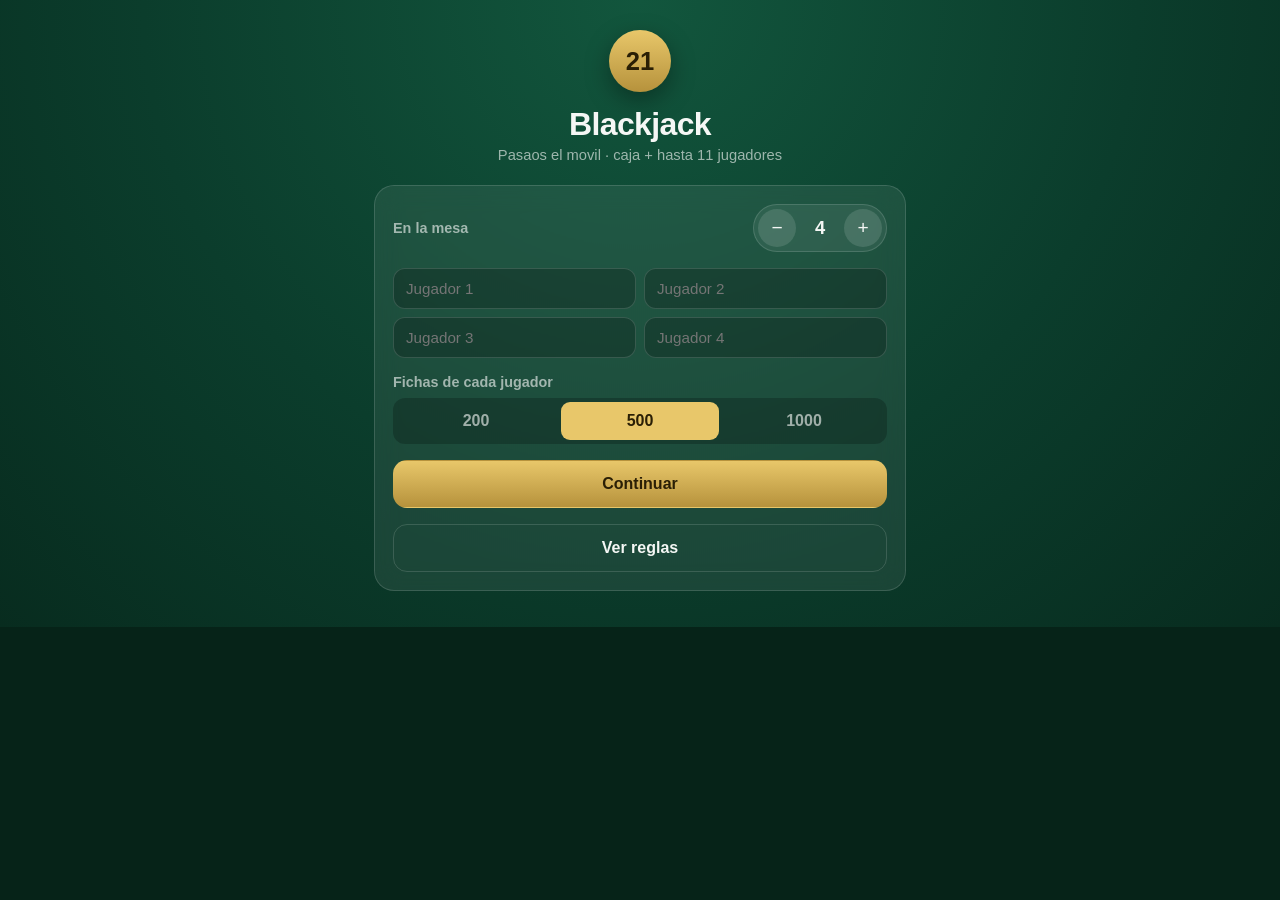
<file: blackjack/index.html>
<!DOCTYPE html>
<html lang="es">
<head>
    <meta charset="UTF-8">
    <meta name="viewport" content="width=device-width, initial-scale=1.0, viewport-fit=cover, maximum-scale=1.0, user-scalable=no">
    <meta name="theme-color" content="#0b3d2c">
    <title>Blackjack</title>
    <link rel="stylesheet" href="css/styles.css">
    <link rel="stylesheet" href="css/cards.css">
</head>
<body>
    <div class="app">

        <!-- ============ PASO 1: JUGADORES ============ -->
        <section class="screen setup-screen" id="setupStep1">
            <header class="setup-header">
                <div class="logo">21</div>
                <h1>Blackjack</h1>
                <p class="subtitle">Pasaos el movil &middot; caja + hasta 11 jugadores</p>
            </header>

            <div class="panel">
                <div class="field">
                    <span class="field-label">En la mesa</span>
                    <div class="stepper">
                        <button type="button" class="stepper-btn" id="lessPlayers" aria-label="Menos">&minus;</button>
                        <span class="stepper-value" id="playerCount">4</span>
                        <button type="button" class="stepper-btn" id="morePlayers" aria-label="Mas">+</button>
                    </div>
                </div>

                <div class="name-inputs" id="nameInputs"></div>

                <div class="field field-column">
                    <span class="field-label">Fichas de cada jugador</span>
                    <div class="segmented" id="bankrollOptions">
                        <button type="button" class="segment" data-bankroll="200">200</button>
                        <button type="button" class="segment is-active" data-bankroll="500">500</button>
                        <button type="button" class="segment" data-bankroll="1000">1000</button>
                    </div>
                </div>

                <button type="button" class="btn btn-primary btn-block" id="toStep2Btn">Continuar</button>
                <button type="button" class="btn btn-ghost btn-block" id="setupRulesBtn">Ver reglas</button>
            </div>
        </section>

        <!-- ============ PASO 2: QUIEN LLEVA LA CAJA ============ -->
        <section class="screen setup-screen hidden" id="setupStep2">
            <header class="setup-header">
                <div class="logo">$</div>
                <h1>La caja</h1>
                <p class="subtitle">Quien reparte y paga. El resto son jugadores.</p>
            </header>

            <div class="panel">
                <div class="role-list" id="roleList"></div>

                <p class="stage-sub" id="bankHint"></p>

                <button type="button" class="btn btn-primary btn-block" id="startGameBtn">Empezar partida</button>
                <button type="button" class="btn btn-ghost btn-block" id="backToStep1Btn">Atras</button>
            </div>
        </section>

        <!-- ============ MESA ============ -->
        <section class="screen game-screen hidden" id="gameScreen">
            <header class="topbar">
                <div class="topbar-info">
                    <span class="topbar-round" id="roundLabel">Ronda 1</span>
                    <span class="topbar-shoe" id="shoeLabel">Zapato 100%</span>
                </div>
                <div class="topbar-actions">
                    <button type="button" class="icon-btn" id="rulesBtn" aria-label="Reglas">?</button>
                    <button type="button" class="icon-btn" id="menuBtn" aria-label="Menu">&#9776;</button>
                </div>
            </header>

            <div class="felt">
                <div class="bank-area" id="bankArea">
                    <div class="area-title">
                        <span id="bankName">Caja</span>
                        <span class="total-badge" id="bankTotal"></span>
                        <span class="area-chips" id="bankChips"></span>
                    </div>
                    <div class="cards-row" id="bankCards"></div>
                </div>

                <p class="banner" id="banner"></p>

                <div class="seats" id="seats"></div>
            </div>

            <div class="stage" id="stage"></div>
        </section>
    </div>

    <!-- ============ MODAL ============ -->
    <div class="modal hidden" id="modal">
        <div class="modal-backdrop" data-close="1"></div>
        <div class="modal-box">
            <h2 class="modal-title" id="modalTitle"></h2>
            <div class="modal-body" id="modalBody"></div>
            <button type="button" class="btn btn-primary btn-block" id="modalClose">Cerrar</button>
        </div>
    </div>

    <script src="js/app.js"></script>
</body>
</html>
</file>
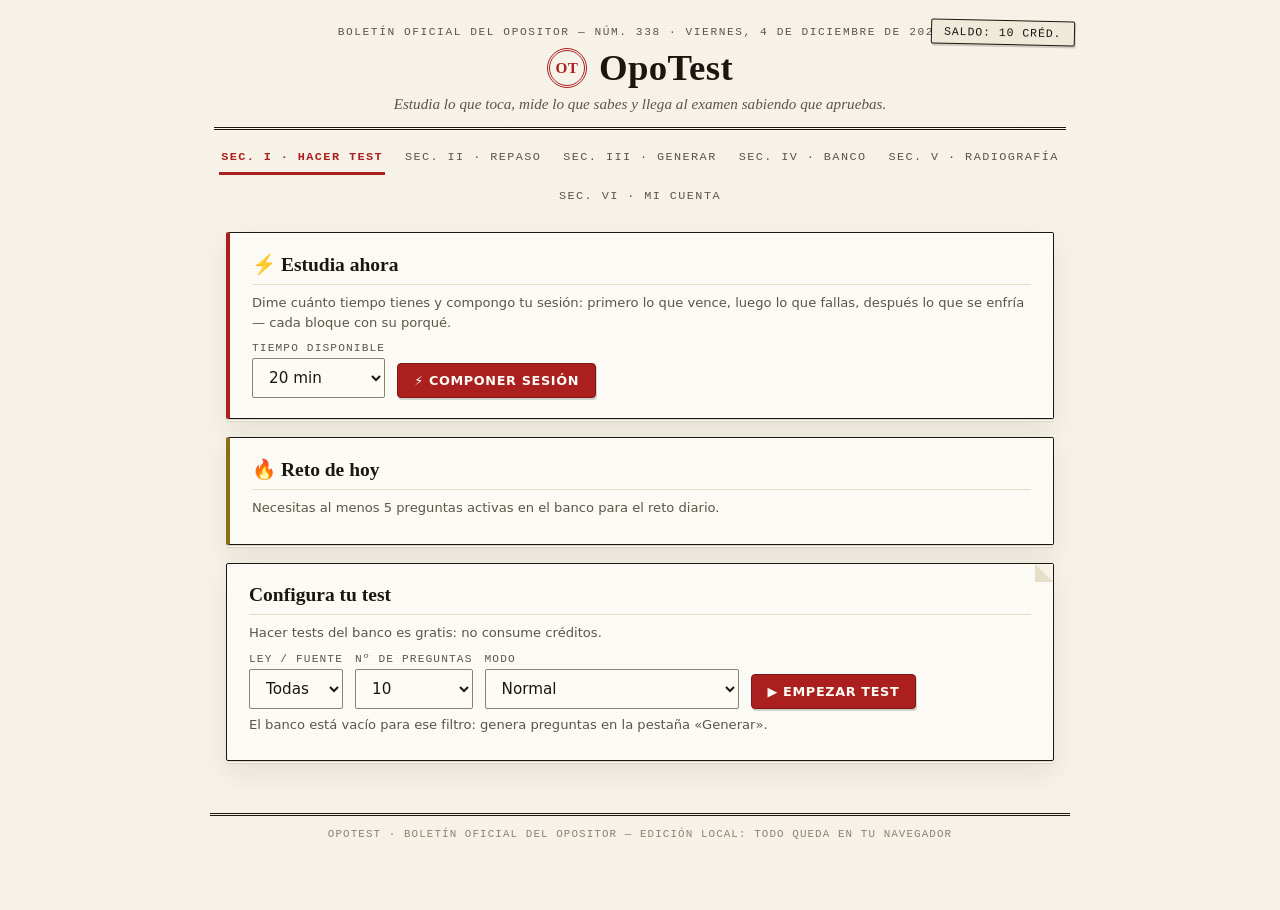
<file: opotest/index.html>
<!DOCTYPE html>
<html lang="es">
<head>
  <meta charset="UTF-8">
  <meta name="viewport" content="width=device-width, initial-scale=1.0">
  <title>OpoTest — Tests inteligentes para opositores</title>
  <link rel="stylesheet" href="css/styles.css">
</head>
<body>
  <header class="app-header">
    <div class="masthead-kicker" id="mastheadKicker">Boletín Oficial del Opositor</div>
    <h1><span class="escudo">OT</span> OpoTest</h1>
    <p class="tagline">Estudia lo que toca, mide lo que sabes y llega al examen sabiendo que apruebas.</p>
    <div class="credit-pill" id="creditPill" title="Créditos disponibles este mes">Saldo: <span id="creditBalance">–</span> créd.</div>
  </header>

  <nav class="tabs" id="tabs">
    <button class="tab active" data-tab="quiz">Sec. I · Hacer test</button>
    <button class="tab" data-tab="review">Sec. II · Repaso</button>
    <button class="tab" data-tab="generate">Sec. III · Generar</button>
    <button class="tab" data-tab="bank">Sec. IV · Banco</button>
    <button class="tab" data-tab="coverage">Sec. V · Radiografía</button>
    <button class="tab" data-tab="account">Sec. VI · Mi cuenta</button>
  </nav>

  <main>
    <!-- ============ GENERAR ============ -->
    <section class="panel" id="panel-generate">
      <div class="card">
        <h2>1 · Acota tu temario</h2>
        <p class="hint">Cuanto mejor acotes la fuente, mejores serán las preguntas y más reutilizables para otras oposiciones.</p>
        <div class="grid-2">
          <label>Oposición
            <input type="text" id="metaOposicion" placeholder="Bombero, Policía, Auxiliar administrativo…">
          </label>
          <label>Ley / Fuente
            <input type="text" id="metaLey" placeholder="Ley 39/2015, Constitución Española…">
          </label>
          <label>Título / Capítulo
            <input type="text" id="metaTitulo" placeholder="Título Preliminar, Capítulo II…">
          </label>
          <label>Artículos
            <input type="text" id="metaArticulos" placeholder="1-15">
          </label>
        </div>
      </div>

      <div class="card">
        <h2>2 · Pega o sube el texto</h2>
        <textarea id="sourceText" rows="10" placeholder="Pega aquí el texto de la ley o del tema…&#10;&#10;Consejo: el generador reconoce «Artículo N.», enumeraciones a) b) c), plazos y definiciones («se entiende por…»)."></textarea>
        <div class="row">
          <input type="file" id="fileInput" accept=".txt,.md,text/plain">
          <button class="btn" id="loadExampleBtn" title="Rellena el formulario con un fragmento real de la Ley 39/2015 para probar la app">🎓 Cargar ejemplo</button>
          <button class="btn" id="makeCardsBtn" title="Convierte definiciones, plazos y enumeraciones del texto en flashcards y ejercicios de completar — gratis, sin IA">🧠 Crear flashcards</button>
          <button class="btn" id="cheatsheetBtn" title="Genera una chuleta sinóptica imprimible del texto: plazos, definiciones y enumeraciones con su artículo">🖨 Chuleta</button>
          <span class="hint" id="recycleHint"></span>
        </div>
      </div>

      <div class="card">
        <h2>3 · Genera</h2>
        <div class="row wrap">
          <label>Nº de preguntas
            <select id="genCount">
              <option>5</option><option selected>10</option><option>20</option><option>30</option>
            </select>
          </label>
          <label>Motor
            <select id="genProvider">
              <option value="demo" selected>Demo (sin IA, simula el gasto)</option>
              <option value="claude">Claude API (tu clave)</option>
            </select>
          </label>
          <label id="apiKeyLabel" class="hidden">API key
            <input type="password" id="apiKey" placeholder="sk-ant-…">
          </label>
          <button class="btn primary" id="generateBtn">✨ Generar preguntas <span id="genCost"></span></button>
        </div>
        <div id="generateResult" class="result hidden"></div>
      </div>
    </section>

    <!-- ============ HACER TEST ============ -->
    <section class="panel active" id="panel-quiz">
      <div class="card session-card" id="sessionCard">
        <h2>⚡ Estudia ahora</h2>
        <p class="hint">Dime cuánto tiempo tienes y compongo tu sesión: primero lo que vence, luego lo que fallas, después lo que se enfría — cada bloque con su porqué.</p>
        <div class="row wrap">
          <label>Tiempo disponible
            <select id="sessionBudget">
              <option value="10">10 min</option>
              <option value="20" selected>20 min</option>
              <option value="40">40 min</option>
            </select>
          </label>
          <button class="btn primary" id="composeSessionBtn">⚡ Componer sesión</button>
        </div>
        <div id="sessionAgenda"></div>
      </div>
      <div class="card daily-card" id="dailyCard"></div>
      <div class="card" id="quizSetup">
        <h2>Configura tu test</h2>
        <p class="hint">Hacer tests del banco es gratis: no consume créditos.</p>
        <div class="row wrap">
          <label>Ley / Fuente
            <select id="quizLey"><option value="">Todas</option></select>
          </label>
          <label>Nº de preguntas
            <select id="quizCount">
              <option>5</option><option selected>10</option><option>20</option><option>30</option>
            </select>
          </label>
          <label>Modo
            <select id="quizMode">
              <option value="normal" selected>Normal</option>
              <option value="failed">Repaso de falladas</option>
              <option value="reverse">Inverso: ¿qué artículo es?</option>
              <option value="exam">⏱ Simulacro cronometrado</option>
              <option value="chain">🔗 Cadena (muerte súbita)</option>
            </select>
          </label>
          <button class="btn primary" id="startQuizBtn">▶ Empezar test</button>
        </div>
        <p class="hint" id="quizPoolInfo"></p>
      </div>
      <div class="card hidden" id="quizArea"></div>
      <div class="card hidden" id="quizResult"></div>
    </section>

    <!-- ============ REPASO (flashcards + cazador) ============ -->
    <section class="panel" id="panel-review">
      <div class="card">
        <h2>🗃️ Flashcards (cajas de Leitner)</h2>
        <p class="hint">Memoriza los literales de la ley: «la sabía» sube de caja (repasas menos), «no la sabía» vuelve a la caja 1. Crea tarjetas desde la pestaña «Generar» — gratis, sin IA.</p>
        <div id="srsSummary" class="row wrap"></div>
        <div id="srsArea"></div>
      </div>
      <div class="card">
        <h2>⌨️ Completa el literal</h2>
        <p class="hint">Teclea el dato que falta en la frase literal de la ley: plazos, términos, órganos. Tolerante con tildes y erratas menores; los números, exactos. Los ejercicios se crean junto a las flashcards en «Generar».</p>
        <div class="row wrap">
          <label>Huecos por frase
            <select id="clozeBlanks"><option value="1" selected>1 (fácil)</option><option value="2">2</option><option value="3">3 (difícil)</option></select>
          </label>
          <button class="btn primary" id="clozeStartBtn">▶ Ejercicio</button>
          <span class="hint" id="clozeInfo"></span>
        </div>
        <div id="clozeArea"></div>
      </div>
      <div class="card">
        <h2>🕵️ Cazador de erratas</h2>
        <p class="hint">Cuatro afirmaciones sacadas de tu banco: una está saboteada (negación, número alterado o término cambiado). Encuéntrala y di qué se cambió. Entrena el ojo que detecta erratas reales.</p>
        <div id="trapArea"></div>
      </div>
    </section>

    <!-- ============ BANCO ============ -->
    <section class="panel" id="panel-bank">
      <div class="card">
        <h2>Banco comunitario de preguntas</h2>
        <div class="row wrap">
          <span id="bankSummary" class="hint"></span>
          <span class="spacer"></span>
          <button class="btn" id="writeQuestionBtn">✍️ Escribir pregunta</button>
          <button class="btn" id="exportBtn">⬇ Exportar JSON</button>
          <button class="btn" id="importBtn">⬆ Importar JSON</button>
          <input type="file" id="importFile" accept=".json,application/json" class="hidden">
        </div>
        <div id="editorArea"></div>
        <div id="bankList" class="bank-list"></div>
      </div>
    </section>

    <!-- ============ RADIOGRAFÍA ============ -->
    <section class="panel" id="panel-coverage">
      <div class="card">
        <h2>Radiografía del temario</h2>
        <p class="hint">Cada celda es un artículo: ⬜ acotado sin preguntas (clic para generar) · 🔵 sin intentar · 🟢 dominado (≥80%) · 🟡 flojo (50-79%) · 🔴 débil (&lt;50%). Clic en una celda con preguntas lanza un test de ese artículo.</p>
        <div id="coverageGrid"></div>
      </div>
    </section>

    <!-- ============ MI CUENTA ============ -->
    <section class="panel" id="panel-account">
      <div class="card">
        <h2>Suscripción</h2>
        <div class="plans" id="plansBox"></div>
      </div>
      <div class="card">
        <h2>¿Aprobarías hoy?</h2>
        <div id="readinessBox"></div>
      </div>
      <div class="card">
        <h2>🎯 Talón de Aquiles</h2>
        <p class="hint">Tu acierto por tipo de dato: los tribunales cazan más con plazos y enumeraciones que con teoría.</p>
        <div id="kindProfileBox"></div>
      </div>
      <div class="card">
        <h2>Mis estadísticas</h2>
        <div id="statsBox" class="stats"></div>
      </div>
      <div class="card">
        <h2>Reto diario</h2>
        <div id="streakBox" class="streak-box"></div>
        <div id="dailyCalendar" class="daily-calendar"></div>
      </div>
      <div class="card">
        <h2>Movimientos de créditos</h2>
        <div id="creditLog" class="credit-log"></div>
      </div>
    </section>
  </main>

  <footer class="app-footer">
    OpoTest · Boletín Oficial del Opositor — edición local: todo queda en tu navegador
  </footer>

  <!-- Núcleo de dominio (orden importa: dependencias primero) -->
  <script src="js/core/similarity.js"></script>
  <script src="js/core/textParser.js"></script>
  <script src="js/core/validator.js"></script>
  <script src="js/core/generator.js"></script>
  <script src="js/core/bank.js"></script>
  <script src="js/core/quality.js"></script>
  <script src="js/core/credits.js"></script>
  <script src="js/core/quiz.js"></script>
  <script src="js/core/share.js"></script>
  <script src="js/core/reverse.js"></script>
  <script src="js/core/daily.js"></script>
  <script src="js/core/coverage.js"></script>
  <script src="js/core/srs.js"></script>
  <script src="js/core/trapGame.js"></script>
  <script src="js/core/readiness.js"></script>
  <script src="js/core/timer.js"></script>
  <script src="js/core/cloze.js"></script>
  <script src="js/core/cheatsheet.js"></script>
  <script src="js/core/chain.js"></script>
  <script src="js/core/profile.js"></script>
  <script src="js/core/staleness.js"></script>
  <script src="js/core/confusables.js"></script>
  <script src="js/core/sessionPlanner.js"></script>
  <script src="js/core/exitTicket.js"></script>
  <script src="js/core/comfort.js"></script>
  <script src="js/aiProvider.js"></script>
  <script src="js/app.js"></script>
</body>
</html>
</file>
<file: blackjack/css/styles.css>
/* ==========================================================
   Blackjack - Estilos base (mobile first)
   ========================================================== */

*,
*::before,
*::after {
    box-sizing: border-box;
    margin: 0;
    padding: 0;
}

:root {
    /* Tapete */
    --felt-dark: #062318;
    --felt: #0b3d2c;
    --felt-light: #12563d;

    /* Superficies */
    --surface: rgba(255, 255, 255, 0.07);
    --surface-strong: rgba(255, 255, 255, 0.12);
    --border: rgba(255, 255, 255, 0.14);

    /* Texto */
    --text: #f5f7f5;
    --text-dim: rgba(245, 247, 245, 0.62);

    /* Acentos */
    --gold: #e8c76a;
    --gold-dark: #b6923c;
    --win: #4ade80;
    --lose: #f87171;
    --push: #93c5fd;

    --radius: 14px;
    --radius-lg: 20px;
    --ease: cubic-bezier(0.25, 1, 0.5, 1);

    --safe-bottom: env(safe-area-inset-bottom, 0px);
    --safe-top: env(safe-area-inset-top, 0px);
}

html,
body {
    min-height: 100%;
}

/* El html pinta el fondo para que no se vea blanco al hacer scroll largo */
html {
    background: var(--felt-dark);
}

body {
    font-family: -apple-system, BlinkMacSystemFont, "Segoe UI", Roboto, "Helvetica Neue", Arial, sans-serif;
    background:
        radial-gradient(circle at 50% 0%, var(--felt-light) 0%, var(--felt) 45%, var(--felt-dark) 100%);
    background-attachment: fixed;
    color: var(--text);
    -webkit-font-smoothing: antialiased;
    -webkit-tap-highlight-color: transparent;
    overscroll-behavior: none;
}

.app {
    max-width: 560px;
    margin: 0 auto;
    min-height: 100%;
    display: flex;
    flex-direction: column;
    padding: calc(var(--safe-top) + 10px) 14px calc(var(--safe-bottom) + 16px);
}

.screen {
    display: flex;
    flex-direction: column;
    gap: 14px;
    flex: 1;
}

.hidden {
    display: none !important;
}

/* ================= Botones ================= */

.btn {
    font: inherit;
    font-weight: 600;
    color: var(--text);
    background: var(--surface-strong);
    border: 1px solid var(--border);
    border-radius: var(--radius);
    padding: 14px 18px;
    cursor: pointer;
    transition: transform 0.12s var(--ease), opacity 0.15s var(--ease), background 0.15s var(--ease);
    touch-action: manipulation;
}

.btn:active {
    transform: scale(0.97);
}

.btn:disabled {
    opacity: 0.35;
    cursor: default;
}

.btn-primary {
    background: linear-gradient(180deg, var(--gold) 0%, var(--gold-dark) 100%);
    border-color: transparent;
    color: #2a1f05;
}

.btn-ghost {
    background: transparent;
}

.btn-block {
    display: block;
    width: 100%;
}

.btn-sm {
    padding: 10px 12px;
    font-size: 0.9rem;
}

.icon-btn {
    width: 36px;
    height: 36px;
    border-radius: 50%;
    background: var(--surface);
    border: 1px solid var(--border);
    color: var(--text);
    font-size: 1rem;
    line-height: 1;
    cursor: pointer;
}

/* ================= Configuracion ================= */

.setup-screen {
    justify-content: center;
    padding: 20px 0;
}

.setup-header {
    text-align: center;
    margin-bottom: 8px;
}

.logo {
    width: 62px;
    height: 62px;
    margin: 0 auto 14px;
    border-radius: 50%;
    display: grid;
    place-items: center;
    font-size: 1.6rem;
    font-weight: 700;
    color: #2a1f05;
    background: linear-gradient(180deg, var(--gold) 0%, var(--gold-dark) 100%);
    box-shadow: 0 8px 24px rgba(0, 0, 0, 0.35);
}

.setup-header h1 {
    font-size: 2rem;
    letter-spacing: -0.02em;
}

.subtitle {
    color: var(--text-dim);
    font-size: 0.92rem;
    margin-top: 4px;
}

.panel {
    background: var(--surface);
    border: 1px solid var(--border);
    border-radius: var(--radius-lg);
    padding: 18px;
    display: flex;
    flex-direction: column;
    gap: 16px;
    backdrop-filter: blur(12px);
}

.field {
    display: flex;
    align-items: center;
    justify-content: space-between;
    gap: 12px;
}

.field-column {
    flex-direction: column;
    align-items: stretch;
    gap: 8px;
}

.field-label {
    font-size: 0.9rem;
    color: var(--text-dim);
    font-weight: 600;
}

.stepper {
    display: flex;
    align-items: center;
    gap: 4px;
    background: var(--surface);
    border: 1px solid var(--border);
    border-radius: 999px;
    padding: 4px;
}

.stepper-btn {
    width: 38px;
    height: 38px;
    border-radius: 50%;
    border: none;
    background: var(--surface-strong);
    color: var(--text);
    font-size: 1.2rem;
    cursor: pointer;
}

.stepper-value {
    min-width: 40px;
    text-align: center;
    font-size: 1.15rem;
    font-weight: 700;
}

.name-inputs {
    display: grid;
    grid-template-columns: repeat(2, 1fr);
    gap: 8px;
}

.name-inputs input {
    font: inherit;
    font-size: 0.95rem;
    padding: 11px 12px;
    border-radius: 12px;
    border: 1px solid var(--border);
    background: rgba(0, 0, 0, 0.22);
    color: var(--text);
    min-width: 0;
}

.name-inputs input:focus {
    outline: 2px solid var(--gold);
    outline-offset: -1px;
}

.segmented {
    display: flex;
    gap: 6px;
    background: rgba(0, 0, 0, 0.22);
    border-radius: 12px;
    padding: 4px;
}

.segment {
    flex: 1;
    font: inherit;
    font-weight: 600;
    padding: 10px 4px;
    border: none;
    border-radius: 9px;
    background: transparent;
    color: var(--text-dim);
    cursor: pointer;
}

.segment.is-active {
    background: var(--gold);
    color: #2a1f05;
}

/* ================= Eleccion de roles ================= */

.role-list {
    display: flex;
    flex-direction: column;
    gap: 8px;
}

.role-option {
    display: flex;
    align-items: center;
    justify-content: space-between;
    gap: 10px;
    width: 100%;
    font: inherit;
    text-align: left;
    padding: 12px 14px;
    border-radius: 12px;
    border: 1px solid var(--border);
    background: rgba(0, 0, 0, 0.22);
    color: var(--text);
    cursor: pointer;
}

.role-option.is-bank {
    border-color: var(--gold);
    background: rgba(232, 199, 106, 0.14);
}

.role-option-name {
    font-weight: 600;
}

.role-option-tag {
    font-size: 0.75rem;
    font-weight: 700;
    text-transform: uppercase;
    letter-spacing: 0.06em;
    color: var(--text-dim);
}

.role-option.is-bank .role-option-tag {
    color: var(--gold);
}

/* ================= Barra superior ================= */

.topbar {
    display: flex;
    align-items: center;
    justify-content: space-between;
    gap: 10px;
}

.topbar-info {
    display: flex;
    flex-direction: column;
}

.topbar-round {
    font-weight: 700;
    font-size: 1rem;
}

.topbar-shoe {
    font-size: 0.75rem;
    color: var(--text-dim);
}

.topbar-actions {
    display: flex;
    gap: 8px;
}

/* ================= Tapete ================= */

.felt {
    background:
        radial-gradient(ellipse at 50% 0%, rgba(255, 255, 255, 0.07) 0%, rgba(0, 0, 0, 0.18) 70%);
    border: 1px solid var(--border);
    border-radius: 26px;
    padding: 12px;
    display: flex;
    flex-direction: column;
    gap: 10px;
}

.bank-area {
    background: rgba(0, 0, 0, 0.28);
    border: 1px solid var(--border);
    border-radius: var(--radius-lg);
    padding: 12px 14px 14px;
}

.bank-area.is-turn {
    border-color: var(--gold);
    box-shadow: 0 0 0 3px rgba(232, 199, 106, 0.14);
}

.area-chips {
    margin-left: auto;
    color: var(--gold);
    font-size: 0.78rem;
    letter-spacing: 0;
    text-transform: none;
}

.area-title {
    display: flex;
    align-items: center;
    gap: 8px;
    font-size: 0.8rem;
    letter-spacing: 0.08em;
    text-transform: uppercase;
    color: var(--text-dim);
    font-weight: 700;
    margin-bottom: 10px;
}

.total-badge {
    background: var(--surface-strong);
    border-radius: 999px;
    padding: 2px 9px;
    font-size: 0.78rem;
    letter-spacing: 0;
    text-transform: none;
    color: var(--text);
}

.cards-row {
    display: flex;
    flex-wrap: wrap;
    gap: 6px;
    min-height: 78px;
    align-items: center;
}

/* ================= Mensaje ================= */

.banner {
    text-align: center;
    font-size: 0.92rem;
    color: var(--gold);
    font-weight: 600;
    min-height: 1.2em;
}

/* ================= Escenario (turno actual) ================= */

.stage {
    margin-top: auto;
    background: var(--surface);
    border: 1px solid var(--border);
    border-radius: var(--radius-lg);
    padding: 16px;
    display: flex;
    flex-direction: column;
    gap: 14px;
}

.stage-head {
    display: flex;
    align-items: baseline;
    justify-content: space-between;
    gap: 10px;
}

.stage-name {
    font-size: 1.3rem;
    font-weight: 700;
    letter-spacing: -0.01em;
}

.stage-chips {
    font-size: 0.85rem;
    color: var(--gold);
    font-weight: 600;
    white-space: nowrap;
}

.stage-sub {
    font-size: 0.85rem;
    color: var(--text-dim);
    margin-top: 2px;
}

.hand-block {
    border-radius: var(--radius);
    padding: 10px;
    background: rgba(0, 0, 0, 0.18);
    border: 1px solid transparent;
}

.hand-block + .hand-block {
    margin-top: 8px;
}

.hand-block.is-active {
    border-color: var(--gold);
    box-shadow: 0 0 0 3px rgba(232, 199, 106, 0.14);
}

.hand-block.is-done {
    opacity: 0.55;
}

.hand-head {
    display: flex;
    align-items: center;
    justify-content: space-between;
    font-size: 0.78rem;
    color: var(--text-dim);
    font-weight: 600;
    margin-bottom: 8px;
}

.bet-amount {
    color: var(--gold);
}

.actions {
    display: grid;
    grid-template-columns: repeat(2, 1fr);
    gap: 8px;
}

.actions .btn {
    padding: 15px 8px;
}

.actions .full {
    grid-column: 1 / -1;
}

/* ================= Apuestas ================= */

.bet-display {
    text-align: center;
    font-size: 2.4rem;
    font-weight: 700;
    letter-spacing: -0.02em;
    color: var(--gold);
}

.chip-row {
    display: grid;
    grid-template-columns: repeat(4, 1fr);
    gap: 8px;
}

.chip {
    aspect-ratio: 1;
    border-radius: 50%;
    border: 3px dashed rgba(255, 255, 255, 0.55);
    font-weight: 700;
    font-size: 0.95rem;
    color: #fff;
    cursor: pointer;
    display: grid;
    place-items: center;
    box-shadow: 0 4px 10px rgba(0, 0, 0, 0.3);
    transition: transform 0.12s var(--ease);
}

.chip:active {
    transform: scale(0.92);
}

.chip:disabled {
    opacity: 0.3;
}

.chip-5 { background: #cf3b3b; }
.chip-25 { background: #2f7d4f; }
.chip-100 { background: #2a2a2e; }
.chip-500 { background: #6d3fa0; }

/* ================= Asientos ================= */

.seats {
    display: grid;
    grid-template-columns: repeat(2, 1fr);
    gap: 6px;
}

.seat {
    background: rgba(0, 0, 0, 0.26);
    border: 1px solid var(--border);
    border-radius: 12px;
    padding: 7px 8px;
    font-size: 0.76rem;
    min-width: 0;
}

.seat.is-turn {
    border-color: var(--gold);
    background: rgba(232, 199, 106, 0.14);
    box-shadow: 0 0 0 2px rgba(232, 199, 106, 0.18);
}

.seat.is-out {
    opacity: 0.42;
}

.seat-name {
    font-weight: 700;
    white-space: nowrap;
    overflow: hidden;
    text-overflow: ellipsis;
}

.seat-line {
    display: flex;
    justify-content: space-between;
    gap: 6px;
    color: var(--text-dim);
    margin-top: 2px;
}

.seat-chips {
    color: var(--gold);
    font-weight: 600;
}

.seat-tag {
    font-weight: 700;
    color: var(--text);
}

.seat-hand + .seat-hand {
    margin-top: 4px;
}

.seat-cards {
    display: flex;
    flex-wrap: wrap;
    gap: 3px;
    margin-top: 4px;
    min-height: 46px;
    align-items: center;
}

.seat-empty {
    color: var(--text-dim);
    font-size: 0.72rem;
}

.tag-win { color: var(--win); }
.tag-lose { color: var(--lose); }
.tag-push { color: var(--push); }

/* ================= Resultados ================= */

.results-list {
    display: flex;
    flex-direction: column;
    gap: 6px;
}

.result-row {
    display: flex;
    align-items: center;
    justify-content: space-between;
    gap: 10px;
    padding: 9px 11px;
    border-radius: 11px;
    background: rgba(0, 0, 0, 0.2);
    font-size: 0.9rem;
}

.result-name {
    font-weight: 600;
    overflow: hidden;
    text-overflow: ellipsis;
    white-space: nowrap;
}

.result-detail {
    color: var(--text-dim);
    font-size: 0.78rem;
}

.result-delta {
    font-weight: 700;
    white-space: nowrap;
}

/* ================= Modal ================= */

.modal {
    position: fixed;
    inset: 0;
    display: grid;
    place-items: center;
    padding: 18px;
    z-index: 50;
}

.modal-backdrop {
    position: absolute;
    inset: 0;
    background: rgba(0, 0, 0, 0.6);
    backdrop-filter: blur(3px);
}

.modal-box {
    position: relative;
    width: 100%;
    max-width: 420px;
    max-height: 82vh;
    overflow-y: auto;
    background: #10352a;
    border: 1px solid var(--border);
    border-radius: var(--radius-lg);
    padding: 20px;
    display: flex;
    flex-direction: column;
    gap: 14px;
}

.modal-title {
    font-size: 1.25rem;
}

.modal-body {
    font-size: 0.9rem;
    line-height: 1.55;
    color: rgba(245, 247, 245, 0.85);
}

.modal-body h3 {
    font-size: 0.95rem;
    margin: 14px 0 4px;
    color: var(--gold);
}

.modal-body h3:first-child {
    margin-top: 0;
}

.modal-body ul {
    padding-left: 18px;
}

.modal-body li {
    margin-bottom: 4px;
}

@media (min-width: 400px) {
    .seats {
        grid-template-columns: repeat(3, 1fr);
    }
}
</file>
<file: blackjack/css/cards.css>
/* ==========================================================
   Blackjack - Cartas
   ========================================================== */

.pcard {
    position: relative;
    width: 50px;
    height: 72px;
    border-radius: 7px;
    background: linear-gradient(160deg, #ffffff 0%, #f1f1f4 100%);
    box-shadow: 0 3px 8px rgba(0, 0, 0, 0.35);
    color: #1b1b1f;
    flex: none;
    display: flex;
    flex-direction: column;
    justify-content: space-between;
    padding: 4px 5px;
    font-weight: 700;
    line-height: 1;
    user-select: none;
}

.pcard.red {
    color: #c62828;
}

.pcard .r {
    font-size: 0.9rem;
}

.pcard .s {
    font-size: 1.05rem;
    align-self: flex-end;
}

.pcard .pip {
    position: absolute;
    top: 50%;
    left: 50%;
    transform: translate(-50%, -50%);
    font-size: 1.5rem;
    opacity: 0.16;
}

.pcard.big {
    width: 62px;
    height: 88px;
    border-radius: 9px;
    padding: 6px 7px;
}

.pcard.big .r {
    font-size: 1.1rem;
}

.pcard.big .s {
    font-size: 1.3rem;
}

.pcard.big .pip {
    font-size: 2rem;
}

.pcard.tiny {
    width: 32px;
    height: 46px;
    border-radius: 5px;
    padding: 3px 3px;
}

.pcard.tiny .r {
    font-size: 0.68rem;
}

.pcard.tiny .s {
    font-size: 0.7rem;
}

.pcard.tiny .pip {
    display: none;
}

/* Carta boca abajo */
.pcard.back {
    background:
        repeating-linear-gradient(45deg, #7f1d1d 0 6px, #991b1b 6px 12px);
    border: 2px solid #f8f4ec;
}

.pcard.back .r,
.pcard.back .s,
.pcard.back .pip {
    display: none;
}

/* Entrada de carta nueva */
@keyframes dealIn {
    from {
        opacity: 0;
        transform: translateY(-14px) rotate(-6deg) scale(0.9);
    }
    to {
        opacity: 1;
        transform: none;
    }
}

.pcard.deal-in {
    animation: dealIn 0.28s cubic-bezier(0.25, 1, 0.5, 1) both;
}
</file>
<file: opotest/css/styles.css>
/* ============================================================
   OpoTest — Sistema de diseño «BOLETÍN» (iteración 13)
   La app maquetada como el documento que el opositor venera y
   teme: papel de boletín oficial, serif editorial, Courier de
   registro, filete doble, sellos de calificación y un único
   fluor de subrayador como color de interacción.
   Restricción F0: solo fonts del sistema, texturas 100% CSS.
   ============================================================ */

:root {
  /* — Papel y tinta — */
  --paper: #f7f3e9;
  --paper-2: #efe9da;
  --paper-deep: #e6dec9;
  --paper-bright: #fdfbf5;
  --ink: #1b1710;
  --ink-dim: #5c5548;
  --ink-faint: #8a8272;

  /* — Tintas oficiales — */
  --rojo-boe: #ab1f1f;
  --rojo-boe-deep: #7e1616;
  --azul-oficio: #1f3a5f;
  --verde-sello: #1e6f50;
  --ocre-aviso: #8a6d1a;
  --fluor: #f5e642;
  --fluor-soft: rgba(245, 230, 66, 0.45);

  /* — Compatibilidad con clases semánticas existentes — */
  --ok: var(--verde-sello);
  --warn: var(--ocre-aviso);
  --bad: var(--rojo-boe);

  /* — Tipografía — */
  --font-serif: Georgia, 'Iowan Old Style', 'Palatino Linotype', Palatino, 'Times New Roman', serif;
  --font-mono: 'Courier New', Courier, monospace;
  --font-ui: system-ui, -apple-system, 'Segoe UI', sans-serif;

  --radius: 2px;
  --radius-stamp: 4px;

  --shadow-sheet: 0 1px 0 #d8d2c2, 0 2px 0 var(--paper-bright), 0 3px 0 #d8d2c2,
                  0 12px 28px rgba(27, 23, 16, 0.08);
  --shadow-stamp: 1px 2px 0 rgba(27, 23, 16, 0.18);
  --rule-hair: 1px solid var(--paper-deep);
  --grain: repeating-linear-gradient(0deg, transparent 0 2px, rgba(27, 23, 16, 0.012) 2px 3px);
}

* { box-sizing: border-box; margin: 0; padding: 0; }

body {
  font-family: var(--font-serif);
  background: var(--paper);
  background-image: var(--grain);
  color: var(--ink);
  min-height: 100vh;
  padding-bottom: 60px;
}

/* ---- Cabecera de boletín ---- */
.app-header {
  padding: 26px 24px 0;
  text-align: center;
  position: relative;
  max-width: 900px;
  margin: 0 auto;
}
.masthead-kicker {
  font-family: var(--font-mono);
  font-size: 0.7rem;
  letter-spacing: 0.14em;
  text-transform: uppercase;
  color: var(--ink-dim);
  margin-bottom: 8px;
}
.app-header h1 {
  font-family: var(--font-serif);
  font-size: clamp(1.7rem, 4vw, 2.3rem);
  font-weight: 700;
  letter-spacing: 0.01em;
  display: inline-flex;
  align-items: center;
  gap: 12px;
  justify-content: center;
}
.escudo {
  width: 40px;
  height: 40px;
  border: 3px double var(--rojo-boe);
  border-radius: 50%;
  display: inline-flex;
  align-items: center;
  justify-content: center;
  font-size: 0.95rem;
  font-weight: 700;
  color: var(--rojo-boe);
  flex: none;
}
.tagline {
  color: var(--ink-dim);
  margin-top: 6px;
  font-style: italic;
  font-size: 0.95rem;
}
/* Filete doble, la firma gráfica del boletín */
.app-header::after {
  content: '';
  display: block;
  margin-top: 14px;
  border-top: 3px double var(--ink);
}

.credit-pill {
  position: absolute;
  top: 20px;
  right: 16px;
  background: var(--paper-2);
  border: 1px solid var(--ink);
  border-radius: var(--radius);
  padding: 5px 12px;
  font-family: var(--font-mono);
  font-size: 0.72rem;
  letter-spacing: 0.08em;
  text-transform: uppercase;
  transform: rotate(1.2deg);
  box-shadow: var(--shadow-stamp);
}

/* ---- Índice de secciones (tabs) ---- */
.tabs {
  display: flex;
  justify-content: center;
  gap: 4px 18px;
  padding: 10px 16px 0;
  flex-wrap: wrap;
  max-width: 900px;
  margin: 0 auto 18px;
}
.tab {
  background: none;
  border: none;
  border-bottom: 3px solid transparent;
  color: var(--ink-dim);
  font-family: var(--font-mono);
  font-size: 0.74rem;
  letter-spacing: 0.12em;
  text-transform: uppercase;
  padding: 10px 2px 8px;
  cursor: pointer;
  background-image: linear-gradient(var(--fluor-soft), var(--fluor-soft));
  background-repeat: no-repeat;
  background-size: 0% 55%;
  background-position: 0 60%;
  transition: background-size 0.16s ease, color 0.12s ease;
}
.tab:hover { color: var(--ink); background-size: 100% 55%; }
.tab.active {
  color: var(--rojo-boe);
  border-bottom-color: var(--rojo-boe);
  font-weight: 700;
}

main { max-width: 860px; margin: 0 auto; padding: 0 16px; }

.panel { display: none; }
.panel.active { display: block; }

/* ---- Hoja de expediente (tarjeta) ---- */
.card {
  background: var(--paper-bright);
  background-image: var(--grain);
  border: 1px solid var(--ink);
  border-radius: var(--radius);
  padding: 20px 22px;
  margin-bottom: 18px;
  box-shadow: var(--shadow-sheet);
  position: relative;
}
/* Esquina doblada en una de cada tres hojas */
.card:nth-of-type(3n)::before {
  content: '';
  position: absolute;
  top: 0;
  right: 0;
  border-style: solid;
  border-width: 0 18px 18px 0;
  border-color: var(--paper) var(--paper) var(--paper-deep) var(--paper-deep);
}
.card h2 {
  font-family: var(--font-serif);
  font-size: 1.22rem;
  font-weight: 700;
  margin-bottom: 8px;
  padding-bottom: 8px;
  border-bottom: var(--rule-hair);
}

.hint {
  color: var(--ink-dim);
  font-family: var(--font-ui);
  font-size: 0.82rem;
  margin: 6px 0;
  line-height: 1.5;
}
.hidden { display: none !important; }
.spacer { flex: 1; }

.grid-2 { display: grid; grid-template-columns: 1fr 1fr; gap: 12px; }
@media (max-width: 600px) { .grid-2 { grid-template-columns: 1fr; } }

label {
  display: flex;
  flex-direction: column;
  gap: 4px;
  font-family: var(--font-mono);
  font-size: 0.7rem;
  letter-spacing: 0.1em;
  text-transform: uppercase;
  color: var(--ink-dim);
}
label.checkbox { flex-direction: row; align-items: center; gap: 8px; }

input[type="text"], input[type="password"], select, textarea {
  background: var(--paper-bright);
  border: 1px solid var(--ink-faint);
  border-radius: var(--radius);
  color: var(--ink);
  padding: 9px 12px;
  font-size: 0.95rem;
  font-family: var(--font-ui);
  width: 100%;
}
textarea { resize: vertical; line-height: 1.6; font-family: var(--font-serif); }
input:focus, select:focus, textarea:focus {
  outline: 2px solid var(--azul-oficio);
  border-color: var(--azul-oficio);
  background: #fff;
}

.row { display: flex; gap: 12px; align-items: flex-end; margin-top: 10px; }
.row.wrap { flex-wrap: wrap; }

/* ---- Botones: sello de la casa y trazo a lápiz ---- */
.btn {
  background: transparent;
  color: var(--ink);
  border: 1px solid var(--ink);
  border-radius: var(--radius-stamp);
  padding: 9px 16px;
  font-family: var(--font-ui);
  font-size: 0.8rem;
  font-weight: 600;
  letter-spacing: 0.05em;
  text-transform: uppercase;
  cursor: pointer;
  background-image: linear-gradient(var(--fluor-soft), var(--fluor-soft));
  background-repeat: no-repeat;
  background-size: 0% 100%;
  transition: background-size 0.16s ease, transform 0.08s ease, box-shadow 0.08s ease;
}
.btn:hover { background-size: 100% 100%; }
.btn:active { transform: translate(1px, 2px); }
.btn.primary {
  background-color: var(--rojo-boe);
  background-image: none;
  border-color: var(--rojo-boe-deep);
  color: var(--paper-bright);
  box-shadow: var(--shadow-stamp);
}
.btn.primary:hover { background-color: var(--rojo-boe-deep); }
.btn.primary:active { transform: translate(1px, 2px); box-shadow: none; }
.btn.small { padding: 4px 9px; font-size: 0.7rem; }
.btn:disabled { opacity: 0.45; cursor: not-allowed; }
.btn:focus-visible { outline: 2px solid var(--azul-oficio); outline-offset: 2px; }

/* ---- Resultado de generación ---- */
.result {
  margin-top: 14px;
  padding: 12px 16px;
  border-radius: var(--radius);
  background: var(--paper-2);
  font-family: var(--font-ui);
  font-size: 0.88rem;
  border-left: 3px double var(--azul-oficio);
}
.result.ok { border-left-color: var(--verde-sello); }
.result.error { border-left-color: var(--rojo-boe); }
.result ul { margin: 8px 0 0 20px; color: var(--ink-dim); }

/* ---- Test: la pregunta como disposición ---- */
.quiz-question {
  border-bottom: var(--rule-hair);
  padding: 18px 0;
}
.quiz-question:last-of-type { border-bottom: none; }
.quiz-question h3 {
  font-family: var(--font-serif);
  font-size: 1.02rem;
  font-weight: 600;
  margin-bottom: 10px;
  line-height: 1.65;
  border-left: 2px solid var(--rojo-boe);
  padding-left: 12px;
}
.quiz-question .qnum {
  font-family: var(--font-mono);
  color: var(--rojo-boe);
  margin-right: 6px;
  font-weight: 700;
}

/* Opción como casilla de impreso, con barrido de subrayador */
.option {
  display: flex;
  flex-direction: row;      /* es un <label>: anula el column de formulario */
  gap: 10px;
  align-items: flex-start;
  font-family: var(--font-serif);
  text-transform: none;
  letter-spacing: normal;
  color: var(--ink);
  background: none;
  border: none;
  border-bottom: var(--rule-hair);
  border-radius: 0;
  padding: 9px 8px;
  margin: 0;
  cursor: pointer;
  font-size: 0.92rem;
  line-height: 1.55;
  position: relative;
  background-image: linear-gradient(var(--fluor-soft), var(--fluor-soft));
  background-repeat: no-repeat;
  background-size: 0% 82%;
  background-position: 0 55%;
  transition: background-size 0.16s ease;
}
.option:hover { background-size: 100% 82%; }
.option input[type="radio"] {
  appearance: none;
  width: 18px;
  height: 18px;
  min-width: 18px;
  border: 1px solid var(--ink);
  border-radius: var(--radius);
  background: var(--paper-bright);
  margin-top: 3px;
  cursor: pointer;
  display: inline-grid;
  place-content: center;
}
.option input[type="radio"]:checked { background: var(--ink); }
.option input[type="radio"]:checked::after {
  content: '✕';
  color: var(--paper-bright);
  font-size: 0.7rem;
  font-family: var(--font-mono);
}

@keyframes stamp-in {
  0% { transform: rotate(-4deg) scale(1.35); opacity: 0; }
  100% { transform: rotate(-4deg) scale(1); opacity: 1; }
}
.option.correct {
  background-image: linear-gradient(100deg, var(--fluor-soft) 0%, var(--fluor-soft) 96%, transparent 96%);
  background-size: 100% 82%;
  border-bottom-color: var(--verde-sello);
}
.option.correct::after {
  content: '✓ CORRECTA';
  font-family: var(--font-mono);
  font-size: 0.62rem;
  letter-spacing: 0.08em;
  color: var(--verde-sello);
  border: 3px double var(--verde-sello);
  border-radius: var(--radius-stamp);
  padding: 2px 6px;
  margin-left: auto;
  align-self: center;
  white-space: nowrap;
  transform: rotate(-4deg);
  animation: stamp-in 0.14s ease-out;
  mix-blend-mode: multiply;
}
.option.wrong { text-decoration: line-through; text-decoration-color: var(--rojo-boe); }
.option.wrong::after {
  content: '✗ REVISAR';
  font-family: var(--font-mono);
  font-size: 0.62rem;
  letter-spacing: 0.08em;
  color: var(--rojo-boe);
  border: 3px double var(--rojo-boe);
  border-radius: var(--radius-stamp);
  padding: 2px 6px;
  margin-left: auto;
  align-self: center;
  white-space: nowrap;
  transform: rotate(3deg);
  animation: stamp-in 0.14s ease-out;
  mix-blend-mode: multiply;
  text-decoration: none;
}

/* Nota al margen (explicación) */
.explanation {
  font-family: var(--font-serif);
  font-style: italic;
  font-size: 0.88rem;
  color: var(--ink-dim);
  background: var(--paper-2);
  border-left: 3px double var(--azul-oficio);
  padding: 8px 14px;
  margin-top: 10px;
  border-radius: 0;
  line-height: 1.6;
}

.confidence { display: flex; gap: 6px; align-items: center; margin-top: 8px; flex-wrap: wrap; }
.conf-label {
  color: var(--ink-faint);
  font-family: var(--font-mono);
  font-size: 0.66rem;
  letter-spacing: 0.1em;
  text-transform: uppercase;
}
.conf-btn.selected {
  background-color: var(--ink);
  background-image: none;
  border-color: var(--ink);
  color: var(--paper-bright);
}

.false-certainty {
  font-family: var(--font-ui);
  font-size: 0.84rem;
  color: var(--ocre-aviso);
  background: rgba(138, 109, 26, 0.08);
  border-left: 3px double var(--ocre-aviso);
  padding: 8px 12px;
  margin-top: 8px;
}
.detail.warn { color: var(--ocre-aviso); margin-top: 6px; }
.detail.streak { color: var(--ocre-aviso); margin-top: 6px; font-weight: 600; }

.share-offer { border-left: 4px solid var(--azul-oficio); }
.challenge-verdict { font-weight: 700; margin-top: 6px; font-family: var(--font-serif); }

/* ---- Reto diario: la cartilla ---- */
.daily-card { border-left: 4px solid var(--ocre-aviso); }
.streak-box { display: flex; gap: 12px; margin-bottom: 12px; }
.daily-calendar { display: flex; flex-wrap: wrap; gap: 5px; }
.cal-day {
  width: 34px;
  height: 34px;
  display: inline-flex;
  align-items: center;
  justify-content: center;
  border-radius: var(--radius);
  border: 1px dashed var(--ink-faint);
  background: var(--paper-bright);
  color: var(--ink-faint);
  font-family: var(--font-mono);
  font-size: 0.72rem;
}
.cal-day.done {
  background: var(--fluor-soft);
  border: 1px solid var(--ocre-aviso);
  color: var(--ink);
  font-weight: 700;
  transform: rotate(-2deg);
}
.cal-day.today { outline: 2px dotted var(--azul-oficio); outline-offset: 1px; }

/* ---- Simulacro: la plantilla oficial ---- */
.exam-header {
  position: sticky;
  top: 0;
  z-index: 5;
  background: var(--paper-bright);
  border: 1px solid var(--ink);
  border-top: 3px double var(--rojo-boe);
  border-radius: var(--radius);
  padding: 12px 14px;
  margin-bottom: 12px;
  box-shadow: var(--shadow-sheet);
  font-family: var(--font-ui);
  font-size: 0.9rem;
}
.exam-clock {
  font-family: var(--font-mono);
  font-size: 1.45rem;
  font-weight: 700;
  color: var(--rojo-boe);
  font-variant-numeric: tabular-nums;
}
.exam-sheet { display: flex; flex-wrap: wrap; gap: 4px; margin: 8px 0; }
.sheet-cell {
  width: 30px;
  height: 30px;
  display: inline-flex;
  align-items: center;
  justify-content: center;
  background: var(--paper-bright);
  border: 1px solid var(--ink);
  border-radius: 0;
  color: var(--ink-dim);
  font-family: var(--font-mono);
  font-size: 0.72rem;
  cursor: pointer;
}
.sheet-cell.answered { background: var(--ink); color: var(--paper-bright); }
.sheet-cell.marked { border-color: var(--ocre-aviso); color: var(--ocre-aviso); border-width: 2px; }
.mark-btn.marked { border-color: var(--ocre-aviso); color: var(--ocre-aviso); }

/* ---- Editor de preguntas ---- */
.editor .editor-opt { align-items: center; margin-top: 6px; }
.editor .editor-opt input[type="text"] { flex: 1; }
.editor label { margin-top: 10px; }
.lint { margin-top: 10px; }
.lint.lint-ok { color: var(--verde-sello); }

/* ---- Ficha de cartulina (flashcards) ---- */
.flashcard {
  background: var(--paper-2);
  background-image: var(--grain);
  border: 1px solid var(--ink);
  border-radius: var(--radius);
  padding: 18px 20px;
  margin-top: 10px;
  box-shadow: var(--shadow-sheet);
}
.flashcard .meta {
  color: var(--ink-faint);
  font-family: var(--font-mono);
  font-size: 0.66rem;
  letter-spacing: 0.1em;
  text-transform: uppercase;
  margin-bottom: 8px;
}
.flashcard .front {
  font-family: var(--font-serif);
  font-size: 1.08rem;
  line-height: 1.65;
  margin-bottom: 12px;
}
.flashcard .back {
  white-space: pre-line;
  background: var(--paper-bright);
  border-left: 3px double var(--azul-oficio);
  font-family: var(--font-serif);
  padding: 10px 14px;
  margin-bottom: 12px;
  line-height: 1.6;
}

.trap-option { display: block; width: 100%; text-align: left; margin: 0; text-transform: none; letter-spacing: 0; font-family: var(--font-serif); font-weight: 400; font-size: 0.92rem; }
.trap-option.selected { background-color: var(--fluor-soft); background-size: 100% 82%; }

/* ---- ¿Aprobarías hoy? ---- */
.readiness-dial {
  text-align: center;
  padding: 16px;
  border-radius: var(--radius);
  background: var(--paper-2);
  border: var(--rule-hair);
}
.readiness-dial .big { font-family: var(--font-serif); font-size: 2.8rem; font-weight: 700; }
.readiness-dial.good .big { color: var(--verde-sello); }
.readiness-dial.medium .big { color: var(--ocre-aviso); }
.readiness-dial.weak .big { color: var(--rojo-boe); }
.readiness-dial .detail { color: var(--ink-dim); font-family: var(--font-ui); font-size: 0.85rem; margin-top: 4px; }
.weak-list { margin: 6px 0 0 20px; font-size: 0.88rem; font-family: var(--font-ui); }
.weak-list li { margin: 6px 0; }

/* ---- Radiografía: el temario cuadriculado ---- */
.coverage-ley {
  font-family: var(--font-mono);
  font-size: 0.78rem;
  letter-spacing: 0.1em;
  text-transform: uppercase;
  margin: 16px 0 6px;
  color: var(--ink-dim);
  border-bottom: var(--rule-hair);
  padding-bottom: 4px;
}
.coverage-row { display: flex; flex-wrap: wrap; gap: 6px; }
.coverage-cell {
  display: inline-flex;
  align-items: center;
  gap: 4px;
  background: var(--paper-bright);
  border: 1px solid var(--ink);
  border-radius: 0;
  color: var(--ink);
  padding: 7px 10px;
  font-family: var(--font-mono);
  font-size: 0.78rem;
  cursor: pointer;
  text-transform: none;
  letter-spacing: 0;
  background-image: linear-gradient(var(--fluor-soft), var(--fluor-soft));
  background-repeat: no-repeat;
  background-size: 0% 100%;
  transition: background-size 0.16s ease;
}
.coverage-cell:hover { background-size: 100% 100%; }
.coverage-cell.empty { opacity: 0.6; border-style: dashed; }
.coverage-cell.good { border-bottom: 3px solid var(--verde-sello); }
.coverage-cell.medium { border-bottom: 3px solid var(--ocre-aviso); }
.coverage-cell.weak { border-bottom: 3px solid var(--rojo-boe); }
.coverage-cell.untried { border-bottom: 3px solid var(--azul-oficio); }

.q-actions { display: flex; gap: 8px; margin-top: 8px; align-items: center; }
.q-actions .voted { color: var(--verde-sello); font-family: var(--font-ui); font-size: 0.78rem; }

/* ---- Diligencia de calificación (banner de nota) ---- */
.score-banner {
  text-align: center;
  padding: 20px 18px 18px;
  border-radius: 0;
  background: var(--paper-bright);
  background-image: var(--grain);
  border-top: 3px double var(--ink);
  border-bottom: 3px double var(--ink);
  margin-bottom: 14px;
  position: relative;
}
.score-banner::before {
  content: 'DILIGENCIA DE CALIFICACIÓN';
  display: block;
  font-family: var(--font-mono);
  font-size: 0.64rem;
  letter-spacing: 0.16em;
  color: var(--ink-faint);
  margin-bottom: 6px;
}
.score-banner .big {
  font-family: var(--font-serif);
  font-size: 2.9rem;
  font-weight: 700;
  line-height: 1.1;
}
.score-banner .detail { color: var(--ink-dim); margin-top: 6px; font-family: var(--font-ui); font-size: 0.88rem; }

@keyframes stamp-big {
  0% { transform: rotate(-7deg) scale(1.5); opacity: 0; }
  70% { transform: rotate(-7deg) scale(0.96); opacity: 1; }
  100% { transform: rotate(-7deg) scale(1); opacity: 0.92; }
}
.score-banner.apto::after, .score-banner.noapto::after {
  position: absolute;
  top: 10px;
  right: 14px;
  font-family: var(--font-mono);
  font-size: 0.95rem;
  font-weight: 700;
  letter-spacing: 0.14em;
  padding: 5px 12px;
  border-radius: var(--radius-stamp);
  transform: rotate(-7deg);
  animation: stamp-big 0.22s ease-out;
  mix-blend-mode: multiply;
  opacity: 0.92;
}
.score-banner.apto::after {
  content: 'APTO';
  color: var(--verde-sello);
  border: 4px double var(--verde-sello);
}
.score-banner.noapto::after {
  content: 'NO APTO';
  color: var(--rojo-boe);
  border: 4px double var(--rojo-boe);
}

/* ---- Banco: el archivo ---- */
.bank-list { margin-top: 12px; }
.bank-item {
  background: var(--paper-bright);
  border: var(--rule-hair);
  border-left: 2px solid var(--ink-faint);
  border-radius: 0;
  padding: 12px 14px;
  margin-bottom: 8px;
  font-size: 0.92rem;
  font-family: var(--font-serif);
  line-height: 1.55;
}
.bank-item .meta {
  color: var(--ink-faint);
  font-family: var(--font-mono);
  font-size: 0.68rem;
  letter-spacing: 0.04em;
  margin-top: 6px;
  display: flex;
  gap: 10px;
  flex-wrap: wrap;
  align-items: center;
}
.badge {
  display: inline-block;
  border-radius: var(--radius);
  padding: 1px 8px;
  font-family: var(--font-mono);
  font-size: 0.64rem;
  letter-spacing: 0.08em;
  text-transform: uppercase;
  border: 1px solid currentColor;
}
.badge.active { color: var(--verde-sello); }
.badge.review { color: var(--ocre-aviso); }
.badge.retired { color: var(--rojo-boe); text-decoration: line-through; }

/* ---- Cuenta ---- */
.plans { display: grid; grid-template-columns: repeat(3, 1fr); gap: 12px; }
@media (max-width: 600px) { .plans { grid-template-columns: 1fr; } }
.plan {
  background: var(--paper-bright);
  border: 1px solid var(--ink-faint);
  border-radius: var(--radius);
  padding: 16px;
  text-align: center;
  cursor: pointer;
}
.plan.current { border: 3px double var(--rojo-boe); }
.plan .price { font-family: var(--font-serif); font-size: 1.5rem; font-weight: 700; margin: 6px 0; }
.plan .name { color: var(--ink-dim); font-family: var(--font-ui); font-size: 0.82rem; }

.stats { display: grid; grid-template-columns: repeat(auto-fit, minmax(140px, 1fr)); gap: 12px; }
.stat {
  background: var(--paper-bright);
  border: var(--rule-hair);
  border-radius: var(--radius);
  padding: 14px;
  text-align: center;
}
.stat .value { font-family: var(--font-mono); font-size: 1.5rem; font-weight: 700; }
.stat .label {
  color: var(--ink-faint);
  font-family: var(--font-mono);
  font-size: 0.64rem;
  letter-spacing: 0.1em;
  text-transform: uppercase;
  margin-top: 4px;
}

.credit-log { font-family: var(--font-mono); font-size: 0.76rem; max-height: 260px; overflow-y: auto; }
.credit-log .entry {
  display: flex;
  justify-content: space-between;
  gap: 12px;
  padding: 6px 0;
  border-bottom: 2px dotted var(--paper-deep);
  color: var(--ink-dim);
}
.credit-log .delta.pos { color: var(--verde-sello); }
.credit-log .delta.neg { color: var(--rojo-boe); }

/* ---- Cloze ---- */
.cloze-row { align-items: center; }
.cloze-row input { max-width: 320px; font-family: var(--font-serif); }
input.cloze-ok { outline: 2px solid var(--verde-sello); }
input.cloze-bad { outline: 2px solid var(--rojo-boe); }
.cloze-solution { color: var(--verde-sello); font-family: var(--font-serif); font-style: italic; font-size: 0.88rem; white-space: nowrap; }

/* ---- Talón de Aquiles + gemelas ---- */
.kind-row {
  display: flex;
  gap: 12px;
  align-items: center;
  padding: 8px 10px;
  border-bottom: 2px dotted var(--paper-deep);
  font-family: var(--font-ui);
  font-size: 0.9rem;
}
.kind-row .kind-label { flex: 1; }
.kind-row .kind-acc { color: var(--ink-dim); font-family: var(--font-mono); font-size: 0.76rem; }
.kind-row.weakest { background: rgba(171, 31, 31, 0.06); border-left: 2px solid var(--rojo-boe); }
.twins-compare .explanation { margin-top: 4px; }

/* ---- Estudia ahora ---- */
.session-card { border-left: 4px solid var(--rojo-boe); }
.session-agenda { margin: 10px 0 12px 22px; font-size: 0.92rem; font-family: var(--font-serif); }
.session-agenda li { margin: 7px 0; line-height: 1.5; }
.session-agenda li::marker { font-family: var(--font-mono); color: var(--rojo-boe); font-weight: 700; }

/* ---- Chuleta ---- */
.cheatsheet table { width: 100%; border-collapse: collapse; margin: 8px 0 16px; font-size: 0.86rem; }
.cheatsheet td { border-bottom: var(--rule-hair); padding: 6px 8px; vertical-align: top; font-family: var(--font-serif); }
.cheatsheet .cs-val { font-family: var(--font-mono); font-weight: 700; white-space: nowrap; }
.cheatsheet .cs-ref { color: var(--ink-faint); white-space: nowrap; font-family: var(--font-mono); font-size: 0.7rem; }
.cheatsheet h3 {
  margin: 14px 0 4px;
  font-family: var(--font-mono);
  font-size: 0.74rem;
  letter-spacing: 0.12em;
  text-transform: uppercase;
  color: var(--ink-dim);
}
.cheatsheet .cs-enum { margin: 8px 0; font-family: var(--font-serif); }
.cheatsheet .cs-items { margin: 4px 0 0 22px; font-size: 0.86rem; }
.cheatsheet .weak-row { background: var(--fluor-soft); }

@media print {
  body > *:not(main), .tabs, .app-header, .app-footer { display: none !important; }
  main > *:not(#panel-generate), #panel-generate > .card:not(#cheatsheetView) { display: none !important; }
  .panel { display: block !important; }
  #cheatsheetView { display: block !important; border: none; box-shadow: none; background: #fff; color: #000; }
  #cheatsheetView .no-print { display: none !important; }
  .cheatsheet td { border-bottom: 1px solid #ccc; }
  .cheatsheet .cs-ref { color: #555; }
  .cheatsheet .weak-row { background: #fdf3d0; }
  body { background: #fff; color: #000; }
}

.app-footer {
  text-align: center;
  color: var(--ink-faint);
  font-family: var(--font-mono);
  font-size: 0.68rem;
  letter-spacing: 0.1em;
  text-transform: uppercase;
  padding: 34px 16px 10px;
}
.app-footer::before {
  content: '';
  display: block;
  max-width: 860px;
  margin: 0 auto 12px;
  border-top: 3px double var(--ink);
}
</file>
